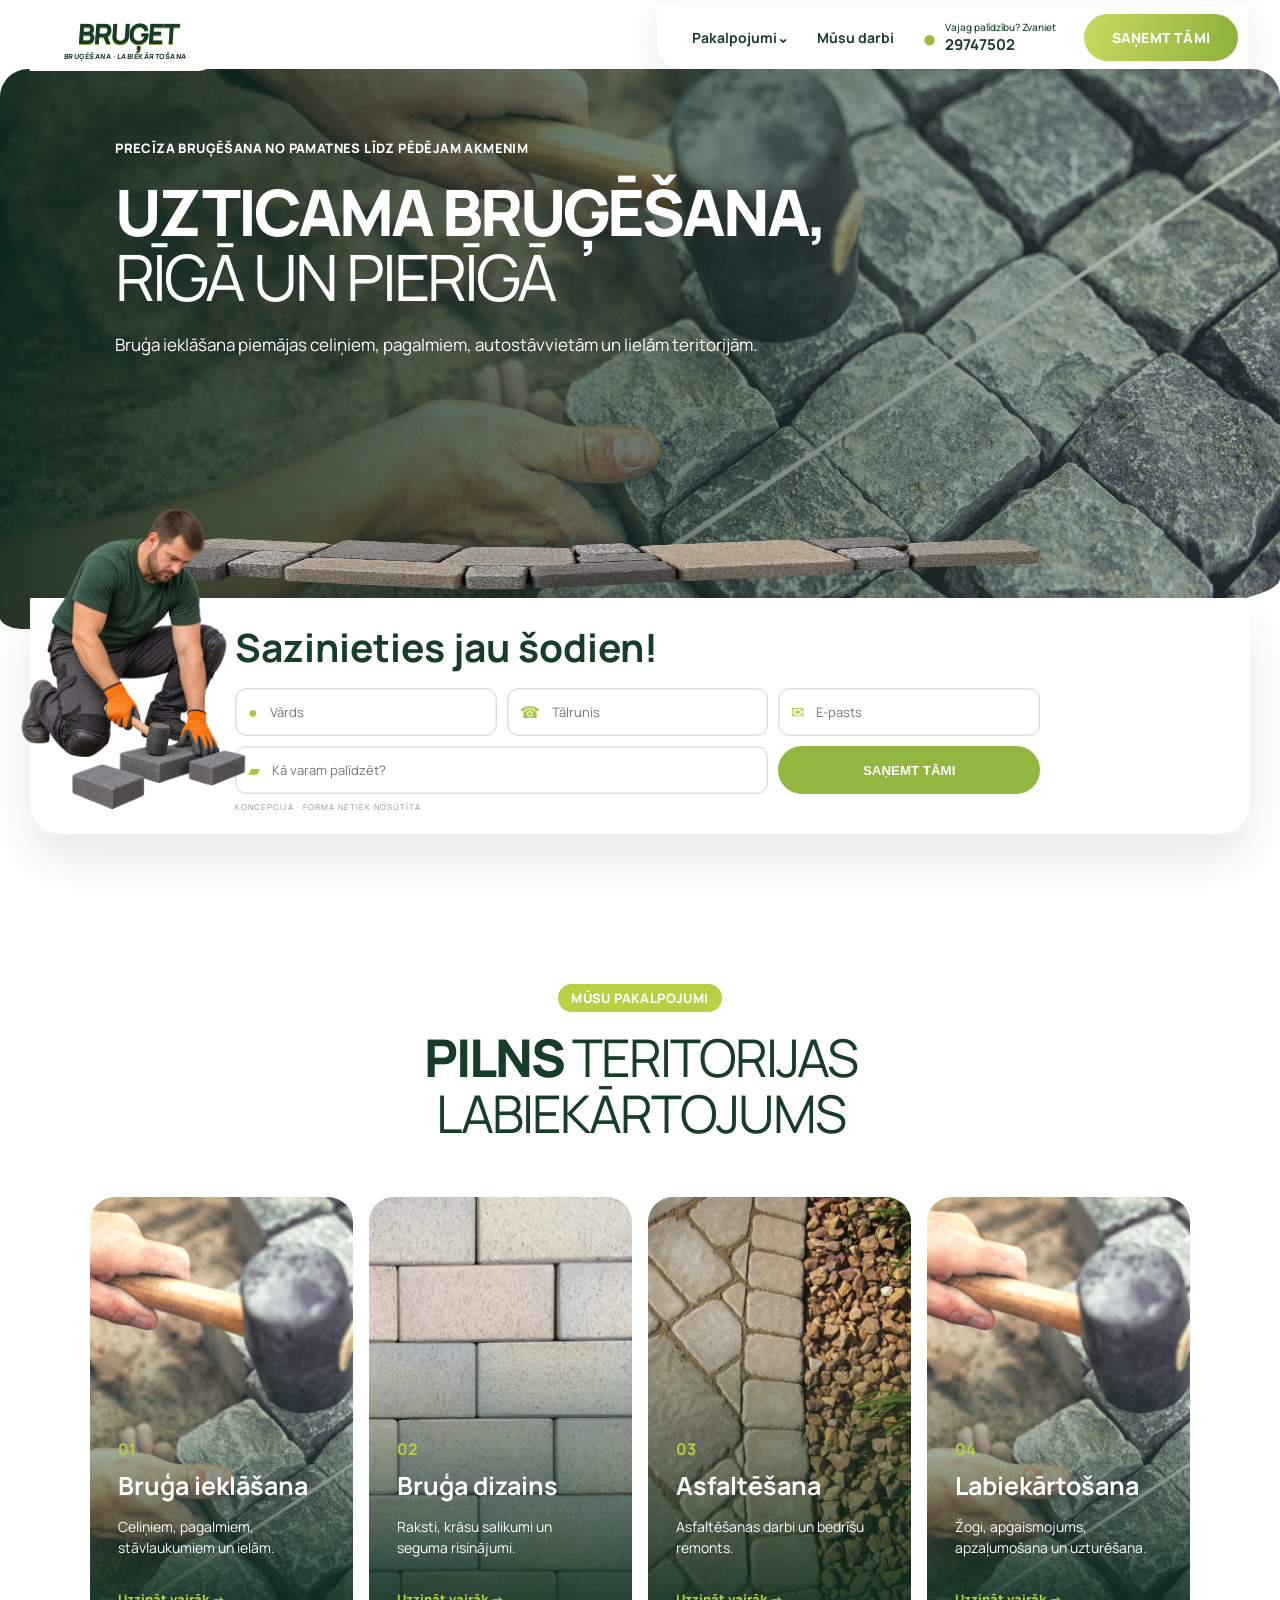
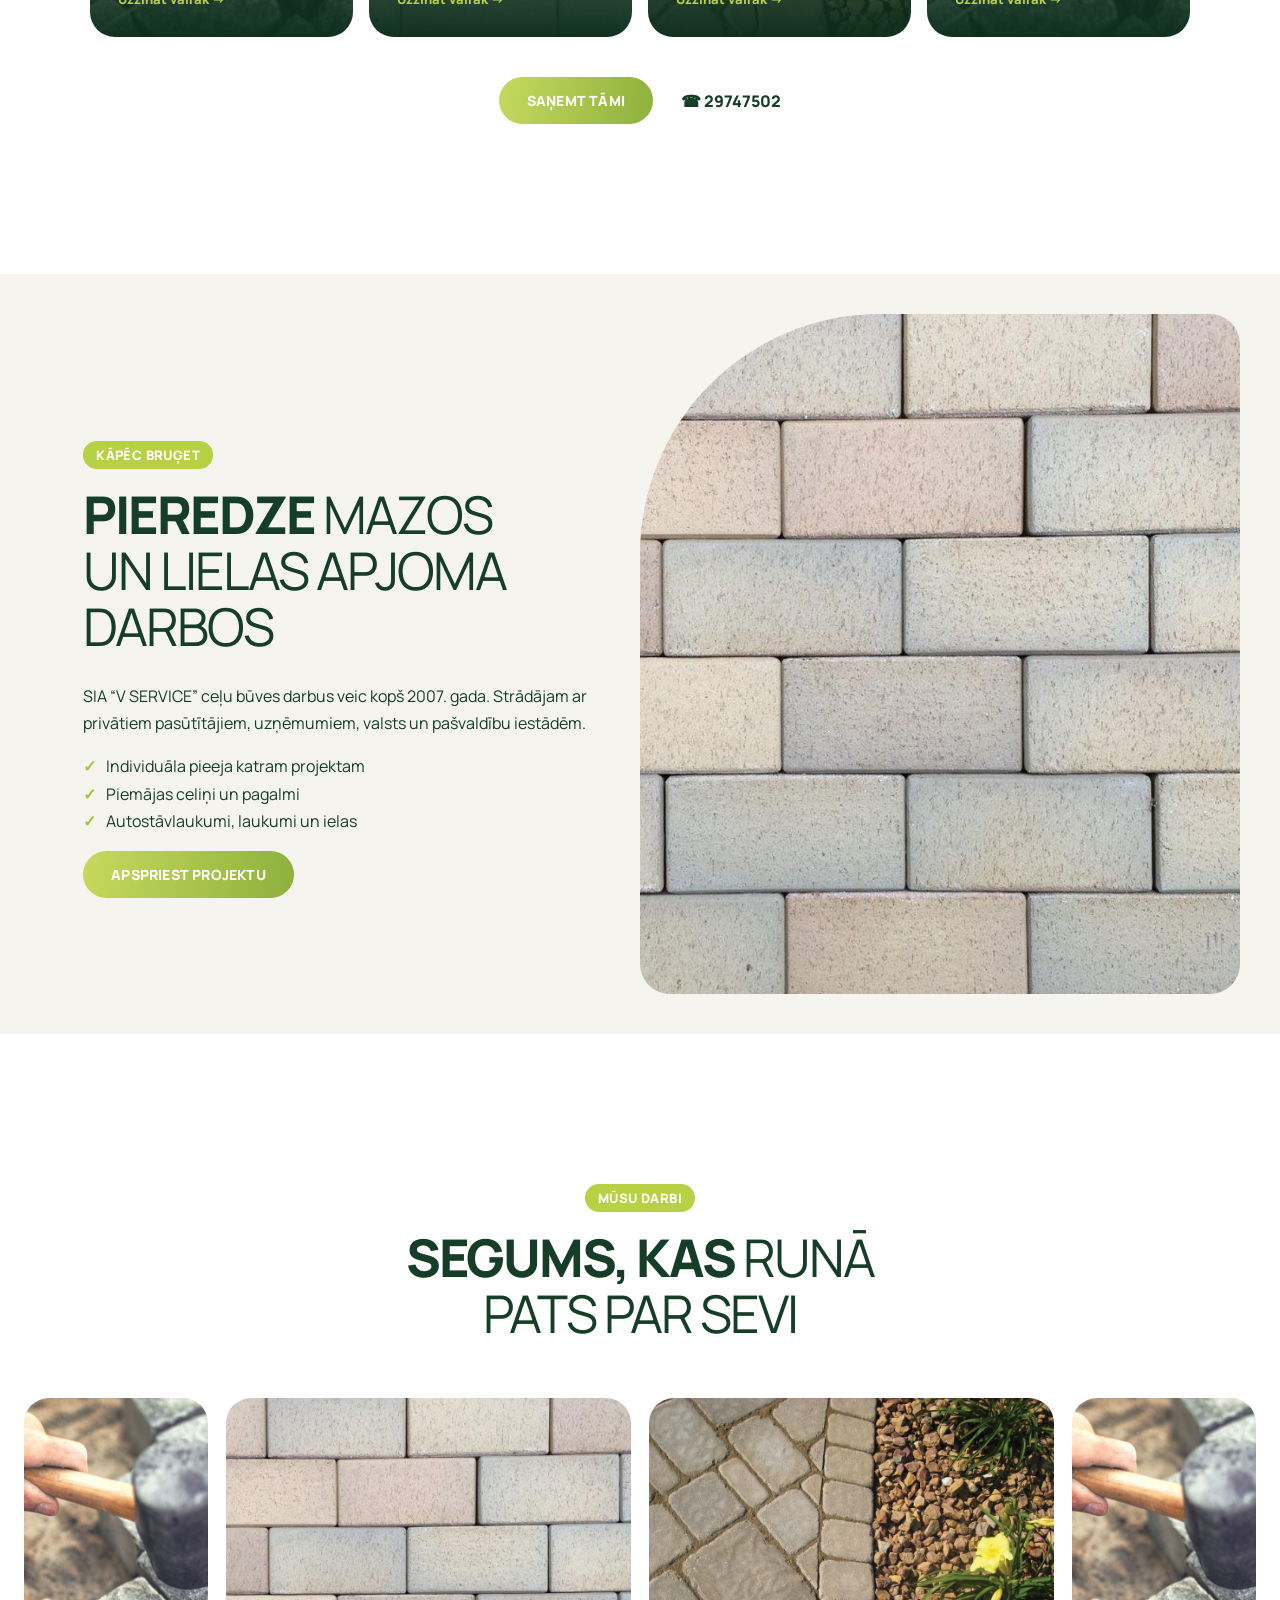
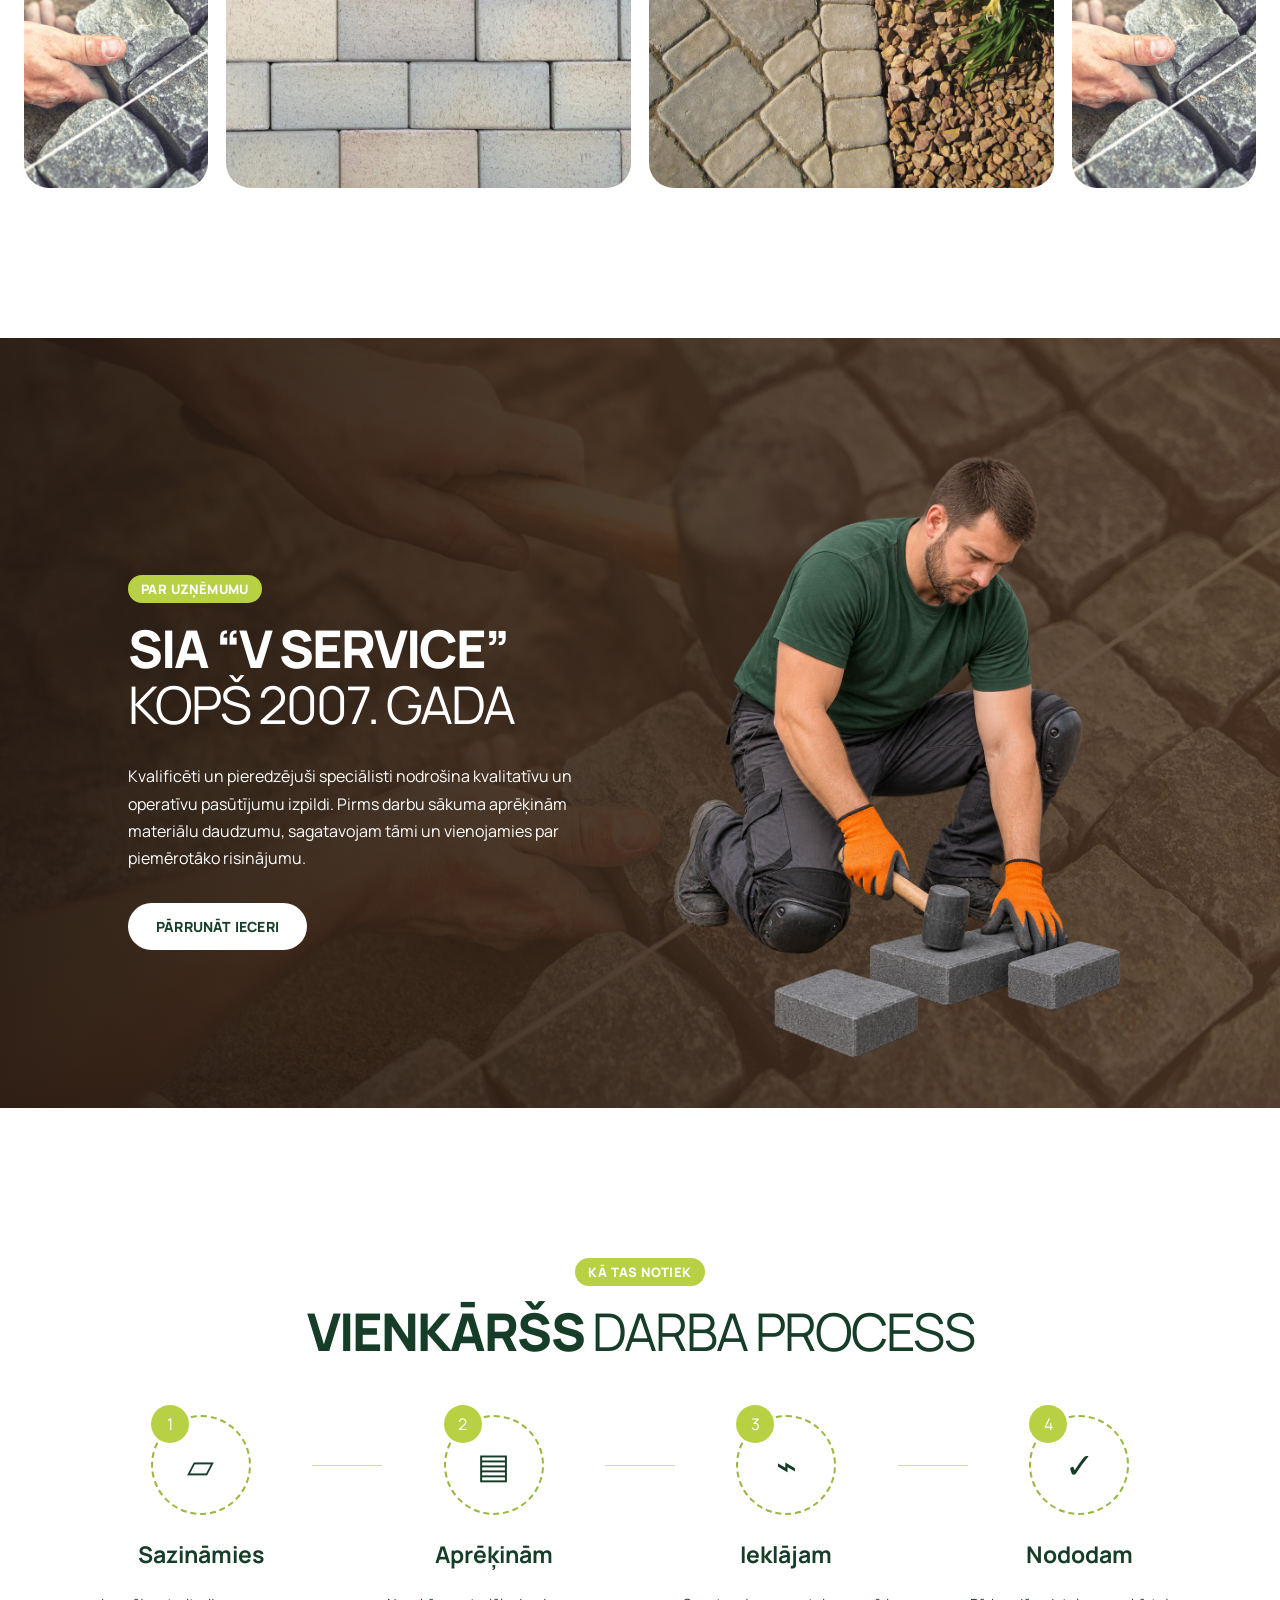
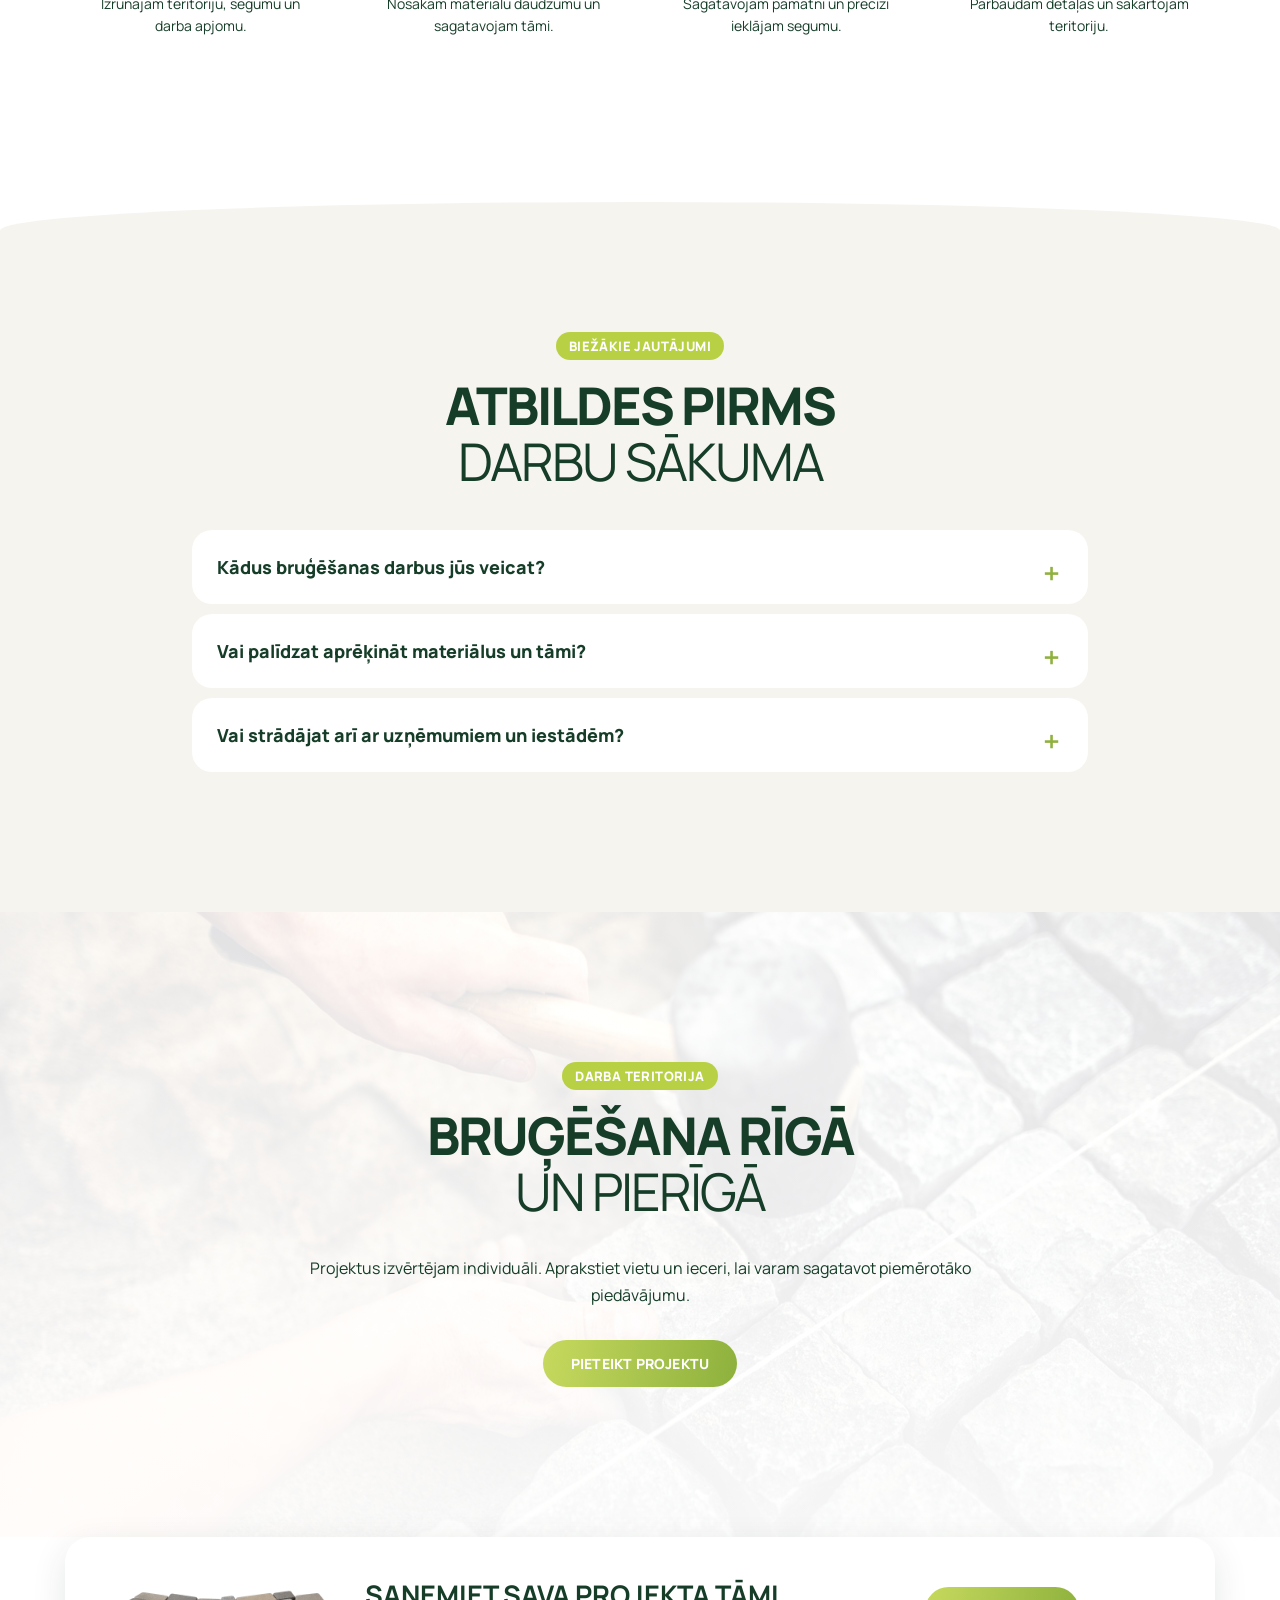
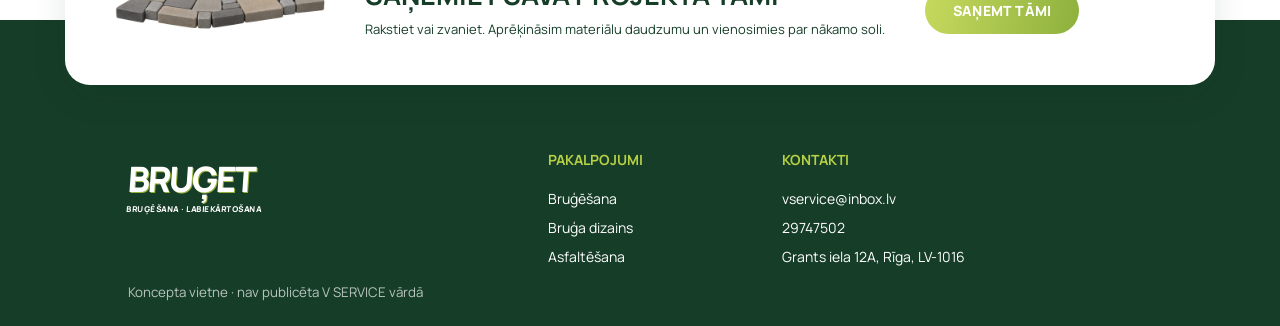
<file: index.html>
<!doctype html><html lang="lv"><head><meta charset="utf-8"><meta name="viewport" content="width=device-width,initial-scale=1"><title>Bruģēšana Rīgā un Pierīgā | V SERVICE</title><meta name="description" content="Bruģēšana, bruģa ieklāšana, asfaltēšana un teritoriju labiekārtošana Rīgā un Pierīgā."><link rel="preconnect" href="https://fonts.googleapis.com"><link rel="preconnect" href="https://fonts.gstatic.com" crossorigin><link href="https://fonts.googleapis.com/css2?family=Manrope:wght@400;500;600;700;800&display=swap" rel="stylesheet"><link rel="stylesheet" href="styles.css"></head><body>
<header class="mast"><a class="logo" href="#top"><span>BRUĢET</span><small>BRUĢĒŠANA · LABIEKĀRTOŠANA</small></a><nav><a href="#pakalpojumi">Pakalpojumi⌄</a><a href="#darbi">Mūsu darbi</a><a class="call" href="tel:+37129747502"><b>●</b><span>Vajag palīdzību? Zvaniet<strong>29747502</strong></span></a><a class="pill" href="#pieteikums">SAŅEMT TĀMI</a></nav><button class="menu" aria-label="Atvērt izvēlni">☰</button></header>
<main id="top">
<section class="hero"><div class="hero-copy"><div class="eyebrow">PRECĪZA BRUĢĒŠANA NO PAMATNES LĪDZ PĒDĒJAM AKMENIM</div><h1><strong>UZTICAMA BRUĢĒŠANA,</strong><br>RĪGĀ UN PIERĪGĀ</h1><p>Bruģa ieklāšana piemājas celiņiem, pagalmiem, autostāvvietām un lielām teritorijām.</p><a class="hero-cta" href="#pieteikums">APRĒĶINĀT PROJEKTU <span>→</span></a></div><div class="stone-fade"></div></section>
<section class="quote-wrap" id="pieteikums"><img class="pavers" src="pavers.png" alt="Bruģakmeņu josla"><img class="worker" src="2-worker.png" alt="Bruģa meistars ieklāj bruģakmeni"><div class="quote"><h2>Sazinieties jau šodien!</h2><form><label><span>●</span><input placeholder="Vārds"></label><label><span>☎</span><input placeholder="Tālrunis"></label><label><span>✉</span><input placeholder="E-pasts"></label><label class="wide"><span>▰</span><input placeholder="Kā varam palīdzēt?"></label><button type="button">SAŅEMT TĀMI</button></form><small>KONCEPCIJA · FORMA NETIEK NOSŪTĪTA</small></div></section>
<section class="services section" id="pakalpojumi"><div class="tag">MŪSU PAKALPOJUMI</div><h2><strong>PILNS</strong> TERITORIJAS<br>LABIEKĀRTOJUMS</h2><div class="service-grid"><article style="--bg:url('hero.jpg')"><div><b>01</b><h3>Bruģa ieklāšana</h3><p>Celiņiem, pagalmiem, stāvlaukumiem un ielām.</p><a href="#pieteikums">Uzzināt vairāk →</a></div></article><article style="--bg:url('project-2.jpg')"><div><b>02</b><h3>Bruģa dizains</h3><p>Raksti, krāsu salikumi un seguma risinājumi.</p><a href="#pieteikums">Uzzināt vairāk →</a></div></article><article style="--bg:url('project-3.jpg')"><div><b>03</b><h3>Asfaltēšana</h3><p>Asfaltēšanas darbi un bedrīšu remonts.</p><a href="#pieteikums">Uzzināt vairāk →</a></div></article><article style="--bg:url('hero.jpg')"><div><b>04</b><h3>Labiekārtošana</h3><p>Žogi, apgaismojums, apzaļumošana un uzturēšana.</p><a href="#pieteikums">Uzzināt vairāk →</a></div></article></div><div class="dual-cta"><a class="pill" href="#pieteikums">SAŅEMT TĀMI</a><a href="tel:+37129747502">☎ 29747502</a></div></section>
<section class="care"><div class="care-copy"><div class="tag">KĀPĒC BRUĢET</div><h2><strong>PIEREDZE</strong> MAZOS<br>UN LIELAS APJOMA DARBOS</h2><p>SIA “V SERVICE” ceļu būves darbus veic kopš 2007. gada. Strādājam ar privātiem pasūtītājiem, uzņēmumiem, valsts un pašvaldību iestādēm.</p><ul><li>Individuāla pieeja katram projektam</li><li>Piemājas celiņi un pagalmi</li><li>Autostāvlaukumi, laukumi un ielas</li></ul><a class="pill" href="#pieteikums">APSPRIEST PROJEKTU</a></div><div class="care-photo"></div></section>
<section class="work section" id="darbi"><div class="tag">MŪSU DARBI</div><h2><strong>SEGUMS, KAS</strong> RUNĀ<br>PATS PAR SEVI</h2><div class="gallery"><img src="hero.jpg" alt="Bruģēts laukums"><img src="project-2.jpg" alt="Klinkera bruģis"><img src="project-3.jpg" alt="Bruģēta teritorija"><img src="hero.jpg" alt="Bruģēšanas projekts"></div></section>
<section class="about"><div><div class="tag">PAR UZŅĒMUMU</div><h2><strong>SIA “V SERVICE”</strong><br>KOPŠ 2007. GADA</h2><p>Kvalificēti un pieredzējuši speciālisti nodrošina kvalitatīvu un operatīvu pasūtījumu izpildi. Pirms darbu sākuma aprēķinām materiālu daudzumu, sagatavojam tāmi un vienojamies par piemērotāko risinājumu.</p><a class="pill light" href="#pieteikums">PĀRRUNĀT IECERI</a></div><img src="2-worker.png" alt="Bruģa meistars"></section>
<section class="process section"><div class="tag">KĀ TAS NOTIEK</div><h2><strong>VIENKĀRŠS</strong> DARBA PROCESS</h2><div class="steps"><article><i>1</i><b>▱</b><h3>Sazināmies</h3><p>Izrunājam teritoriju, segumu un darba apjomu.</p></article><span></span><article><i>2</i><b>▤</b><h3>Aprēķinām</h3><p>Nosakām materiālu daudzumu un sagatavojam tāmi.</p></article><span></span><article><i>3</i><b>⌁</b><h3>Ieklājam</h3><p>Sagatavojam pamatni un precīzi ieklājam segumu.</p></article><span></span><article><i>4</i><b>✓</b><h3>Nododam</h3><p>Pārbaudām detaļas un sakārtojam teritoriju.</p></article></div></section>
<section class="faq"><div class="tag">BIEŽĀKIE JAUTĀJUMI</div><h2><strong>ATBILDES PIRMS</strong><br>DARBU SĀKUMA</h2><details><summary>Kādus bruģēšanas darbus jūs veicat?<b>＋</b></summary><p>No piemājas celiņiem un pagalmiem līdz stāvlaukumiem, laukumiem un ielām.</p></details><details><summary>Vai palīdzat aprēķināt materiālus un tāmi?<b>＋</b></summary><p>Jā. Bruget.lv aicina rakstīt, lai aprēķinātu materiālu daudzumu, sagatavotu tāmi un vienotos par sadarbību.</p></details><details><summary>Vai strādājat arī ar uzņēmumiem un iestādēm?<b>＋</b></summary><p>Jā. Uzņēmums norāda pieredzi ar privātiem klientiem, uzņēmumiem, valsts un pašvaldību iestādēm.</p></details></section>
<section class="areas section"><div class="tag">DARBA TERITORIJA</div><h2><strong>BRUĢĒŠANA RĪGĀ</strong><br>UN PIERĪGĀ</h2><p>Projektus izvērtējam individuāli. Aprakstiet vietu un ieceri, lai varam sagatavot piemērotāko piedāvājumu.</p><a class="pill" href="#pieteikums">PIETEIKT PROJEKTU</a></section>
<section class="bottom-cta"><img src="pavers.png" alt=""><div><h2>SAŅEMIET SAVA PROJEKTA TĀMI</h2><p>Rakstiet vai zvaniet. Aprēķināsim materiālu daudzumu un vienosimies par nākamo soli.</p></div><a class="pill" href="#pieteikums">SAŅEMT TĀMI</a></section>
</main><footer><a class="logo inverse" href="#top"><span>BRUĢET</span><small>BRUĢĒŠANA · LABIEKĀRTOŠANA</small></a><div><b>PAKALPOJUMI</b><a href="#pakalpojumi">Bruģēšana</a><a href="#pakalpojumi">Bruģa dizains</a><a href="#pakalpojumi">Asfaltēšana</a></div><div><b>KONTAKTI</b><a href="mailto:vservice@inbox.lv">vservice@inbox.lv</a><a href="tel:+37129747502">29747502</a><span>Grants iela 12A, Rīga, LV-1016</span></div><small>Koncepta vietne · nav publicēta V SERVICE vārdā</small></footer>
<script>document.querySelector('.menu').onclick=()=>document.querySelector('nav').classList.toggle('open');document.querySelectorAll('details').forEach(d=>d.addEventListener('toggle',()=>{if(d.open)document.querySelectorAll('details').forEach(x=>x!==d&&(x.open=false))}))</script></body></html>
</file>
<file: styles.css>
:root{--green:#173f2a;--lime:#b8d144;--cream:#f6f4ef;--text:#163d28;--shadow:0 10px 35px #0c2b1d1c}*{box-sizing:border-box}html{scroll-behavior:smooth}body{margin:0;font-family:Manrope,Arial,sans-serif;color:var(--text);background:#fff}a{color:inherit;text-decoration:none}.mast{height:74px;display:flex;align-items:center;max-width:1400px;margin:auto;padding:0 32px;position:relative;z-index:20}.logo{width:190px;height:68px;background:white;border-radius:0 0 22px 0;display:flex;flex-direction:column;align-items:center;justify-content:center;transform:skew(-4deg);font-weight:900}.logo span{font-size:28px;letter-spacing:-2px;text-shadow:1px 1px 0 #96b03b}.logo small{font-size:7px;letter-spacing:.5px}.mast nav{margin-left:auto;background:white;box-shadow:var(--shadow);border-radius:0 0 0 25px;padding:8px 10px 8px 35px;display:flex;align-items:center;gap:28px;font-size:14px;font-weight:700}.call{display:flex;align-items:center;gap:8px}.call>b{font-size:24px;color:#9dbc3d}.call span{font-size:10px;font-weight:500;display:flex;flex-direction:column}.call strong{font-size:15px}.pill{display:inline-flex;background:linear-gradient(100deg,#c7d95e,#8db13d);color:white;border-radius:30px;padding:14px 28px;font-weight:800;font-size:14px;letter-spacing:.2px}.menu{display:none}.hero{min-height:560px;margin:-5px auto 0;max-width:1420px;border-radius:28px 28px 35% 2%/28px 28px 9% 2%;background:linear-gradient(90deg,rgba(7,35,22,.88),rgba(7,35,22,.28)),url('hero.jpg') center/cover;position:relative;overflow:hidden}.hero-copy{padding:70px 0 120px 9%;max-width:900px;color:white}.eyebrow,.tag{font-size:13px;font-weight:800;letter-spacing:.4px}.hero h1{font-size:64px;line-height:1.02;font-weight:400;letter-spacing:-3px;margin:22px 0 22px}.hero h1 strong{font-weight:800}.hero p{font-size:17px;line-height:1.55;max-width:700px}.hero-cta{display:none}.quote-wrap{max-width:1220px;margin:-65px auto 0;position:relative;z-index:5;padding-top:34px}.quote{min-height:200px;background:#fff;border-radius:0 0 30px 30px;box-shadow:0 25px 45px #0e2f1d19;padding:22px 210px 22px 205px;position:relative}.quote h2{font-size:39px;margin:0 0 14px}.quote form{display:grid;grid-template-columns:repeat(3,1fr);gap:10px}.quote label{border:1px solid #d9dfd8;border-radius:11px;padding:0 12px;height:48px;display:flex;align-items:center;gap:10px;box-shadow:inset 0 0 0 1px #eef0ed}.quote label span{color:#a9c842}.quote input{border:0;outline:0;width:100%;font:inherit;font-size:13px}.quote .wide{grid-column:span 2}.quote button{border:0;border-radius:24px;background:#92b740;color:#fff;font-weight:800}.quote small{display:block;margin-top:7px;color:#879189;font-size:8px;letter-spacing:1px}.pavers{position:absolute;top:-8px;left:5%;width:78%;height:110px;object-fit:fill;z-index:3;transform:translateY(-42%)}.worker{position:absolute;z-index:5;width:230px;left:-12px;bottom:0}.section{padding:150px 7%;text-align:center}.tag{display:inline-block;background:var(--lime);color:white;padding:5px 13px;border-radius:15px}.section>h2,.care h2,.about h2,.faq h2{font-size:52px;line-height:1.08;font-weight:400;letter-spacing:-2px;margin:18px 0 55px}.section>h2 strong,.care h2 strong,.about h2 strong,.faq h2 strong{font-weight:800}.service-grid{display:grid;grid-template-columns:repeat(4,1fr);gap:16px;max-width:1200px;margin:auto}.service-grid article{height:440px;border-radius:25px;background-image:linear-gradient(0deg,rgba(12,45,28,.97),rgba(12,45,28,0) 70%),var(--bg);background-size:cover;background-position:center;display:flex;align-items:end;text-align:left;color:white;overflow:hidden}.service-grid article div{padding:28px}.service-grid b{color:var(--lime)}.service-grid h3{font-size:25px;margin:8px 0}.service-grid p{min-height:56px;font-size:14px;line-height:1.45}.service-grid a{color:var(--lime);font-size:13px;font-weight:800}.dual-cta{display:flex;justify-content:center;align-items:center;gap:28px;margin-top:40px}.dual-cta>a:last-child{font-weight:800}.care{background:var(--cream);display:grid;grid-template-columns:1fr 1fr;min-height:760px}.care-copy{padding:110px 6% 80px 13%;align-self:center}.care h2{text-align:left;margin-bottom:28px}.care p,.care li{font-size:16px;line-height:1.7}.care ul{list-style:none;padding:0}.care li:before{content:'✓';color:#a5c33e;margin-right:10px;font-weight:900}.care-photo{margin:40px 40px 40px 0;border-radius:240px 30px 30px 30px;background:url('project-2.jpg') center/cover}.work{overflow:hidden}.gallery{display:grid;grid-template-columns:1fr 2.2fr 2.2fr 1fr;gap:18px;width:112%;margin-left:-6%}.gallery img{width:100%;height:390px;object-fit:cover;border-radius:25px}.about{min-height:720px;background:linear-gradient(90deg,#23170fef,#4b301acc),url('hero.jpg') center/cover;color:white;display:grid;grid-template-columns:1fr 1fr;align-items:center;padding:80px 10% 0;overflow:hidden}.about>div{max-width:630px}.about h2{margin-bottom:30px}.about p{line-height:1.7}.about img{height:690px;justify-self:center}.pill.light{background:white;color:var(--green);margin-top:15px}.steps{display:grid;grid-template-columns:1fr 70px 1fr 70px 1fr 70px 1fr;align-items:start;max-width:1200px;margin:auto}.steps article{position:relative}.steps article i{position:absolute;background:var(--lime);color:white;border-radius:50%;height:38px;width:38px;line-height:38px;font-style:normal;left:calc(50% - 50px);top:-10px}.steps article>b{display:block;border:2px dashed #98b841;border-radius:50%;width:100px;height:100px;line-height:96px;margin:auto;font-size:35px;font-weight:400}.steps>span{height:1px;background:#cfdab0;margin-top:50px}.steps h3{font-size:23px}.steps p{font-size:14px;line-height:1.6}.faq{padding:130px 15%;text-align:center;background:var(--cream);border-radius:50% 50% 0 0/4% 4% 0 0}.faq h2{margin-bottom:40px}.faq details{background:white;border-radius:20px;margin:10px auto;max-width:1050px;text-align:left}.faq summary{list-style:none;padding:25px;font-size:18px;font-weight:800;cursor:pointer}.faq summary b{float:right;color:#8fb13e;font-size:24px}.faq details p{padding:0 25px 25px;margin:0;line-height:1.6}.areas{min-height:600px;background:linear-gradient(180deg,#ffffffdd,#fffffff5),url('hero.jpg') center/cover}.areas p{max-width:700px;margin:-20px auto 30px;line-height:1.7}.bottom-cta{max-width:1150px;margin:0 auto -65px;position:relative;z-index:3;border-radius:25px;background:white;box-shadow:var(--shadow);padding:35px 50px;display:flex;align-items:center;gap:40px;overflow:hidden}.bottom-cta img{width:210px}.bottom-cta h2{margin:0;font-size:27px}.bottom-cta p{margin:7px 0;font-size:13px}footer{background:#163d28;color:white;padding:130px 10% 60px;display:grid;grid-template-columns:2fr 1fr 2fr;gap:50px;position:relative}.logo.inverse{background:transparent;color:white;align-items:flex-start}.logo.inverse span{font-size:35px}.logo.inverse small{font-size:8px}footer div{display:flex;flex-direction:column;gap:10px;font-size:14px}footer div b{color:var(--lime);margin-bottom:10px}footer>small{position:absolute;bottom:25px;left:10%;opacity:.7}
@media(max-width:760px){.mast{height:66px;padding:0 18px}.mast .logo{width:135px}.logo span{font-size:23px}.mast nav{display:none;position:absolute;top:65px;left:15px;right:15px;border-radius:15px;padding:20px;flex-direction:column;gap:16px}.mast nav.open{display:flex}.menu{display:block;margin-left:auto;border:0;background:var(--green);color:white;border-radius:50%;height:42px;width:42px;font-size:20px}.hero{margin:0 12px;min-height:650px;border-radius:23px 23px 80px 10px;background-position:62% center}.hero-copy{padding:62px 28px 120px}.eyebrow{font-size:11px}.hero h1{font-size:43px;line-height:1.02;letter-spacing:-2px}.hero p{font-size:15px}.hero-cta{display:inline-flex;margin-top:18px;background:var(--lime);padding:13px 18px;border-radius:24px;font-size:12px;font-weight:800}.quote-wrap{margin:-76px 23px 0;padding-top:50px}.quote{padding:72px 20px 24px;border-radius:22px}.quote h2{font-size:29px;max-width:230px}.quote form{grid-template-columns:1fr}.quote .wide{grid-column:auto}.quote button{height:48px}.pavers{width:95%;height:95px;left:2%;top:18px}.worker{width:138px;left:auto;right:-19px;bottom:auto;top:-50px}.section{padding:95px 20px}.section>h2,.care h2,.about h2,.faq h2{font-size:36px;letter-spacing:-1.5px}.service-grid{display:flex;overflow-x:auto;scroll-snap-type:x mandatory;justify-content:flex-start}.service-grid article{min-width:84vw;height:420px;scroll-snap-align:center}.dual-cta{flex-direction:column}.care{grid-template-columns:1fr;min-height:0}.care-copy{padding:90px 24px}.care-photo{height:440px;margin:0 18px 50px;border-radius:150px 20px 20px}.gallery{display:flex;overflow-x:auto;width:calc(100% + 40px);margin-left:-20px}.gallery img{min-width:82vw;height:360px}.about{grid-template-columns:1fr;padding:80px 25px 0}.about img{height:480px;max-width:100%;margin-top:30px}.steps{display:flex;overflow-x:auto;gap:35px;scroll-snap-type:x mandatory}.steps article{min-width:75vw;scroll-snap-align:center}.steps>span{display:none}.faq{padding:100px 20px;border-radius:50% 50% 0 0/2% 2% 0 0}.faq summary{font-size:15px}.areas{min-height:520px}.bottom-cta{margin:0 18px -70px;padding:25px;display:block;text-align:center}.bottom-cta img{width:200px}.bottom-cta h2{font-size:23px}.bottom-cta .pill{margin-top:14px}footer{grid-template-columns:1fr;padding:120px 30px 70px}.logo.inverse{width:auto}footer>small{left:30px}}
</file>
